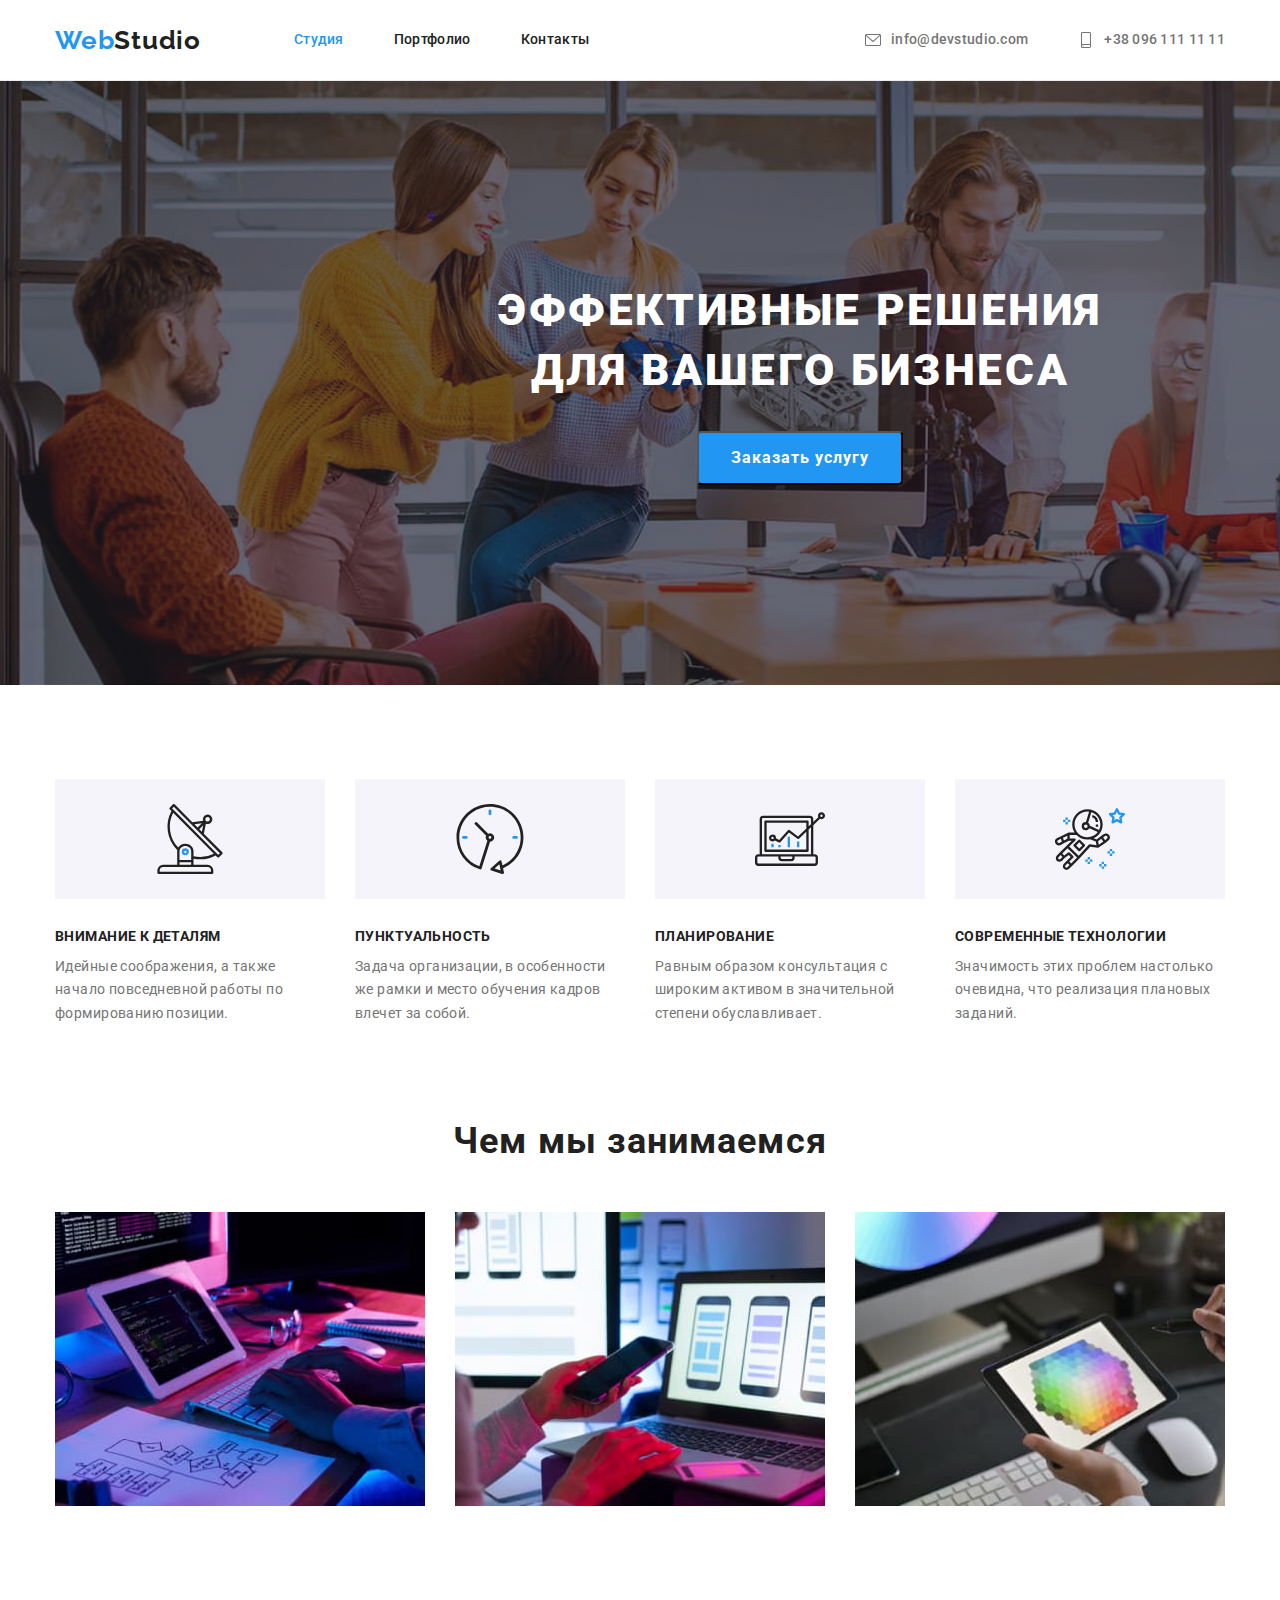
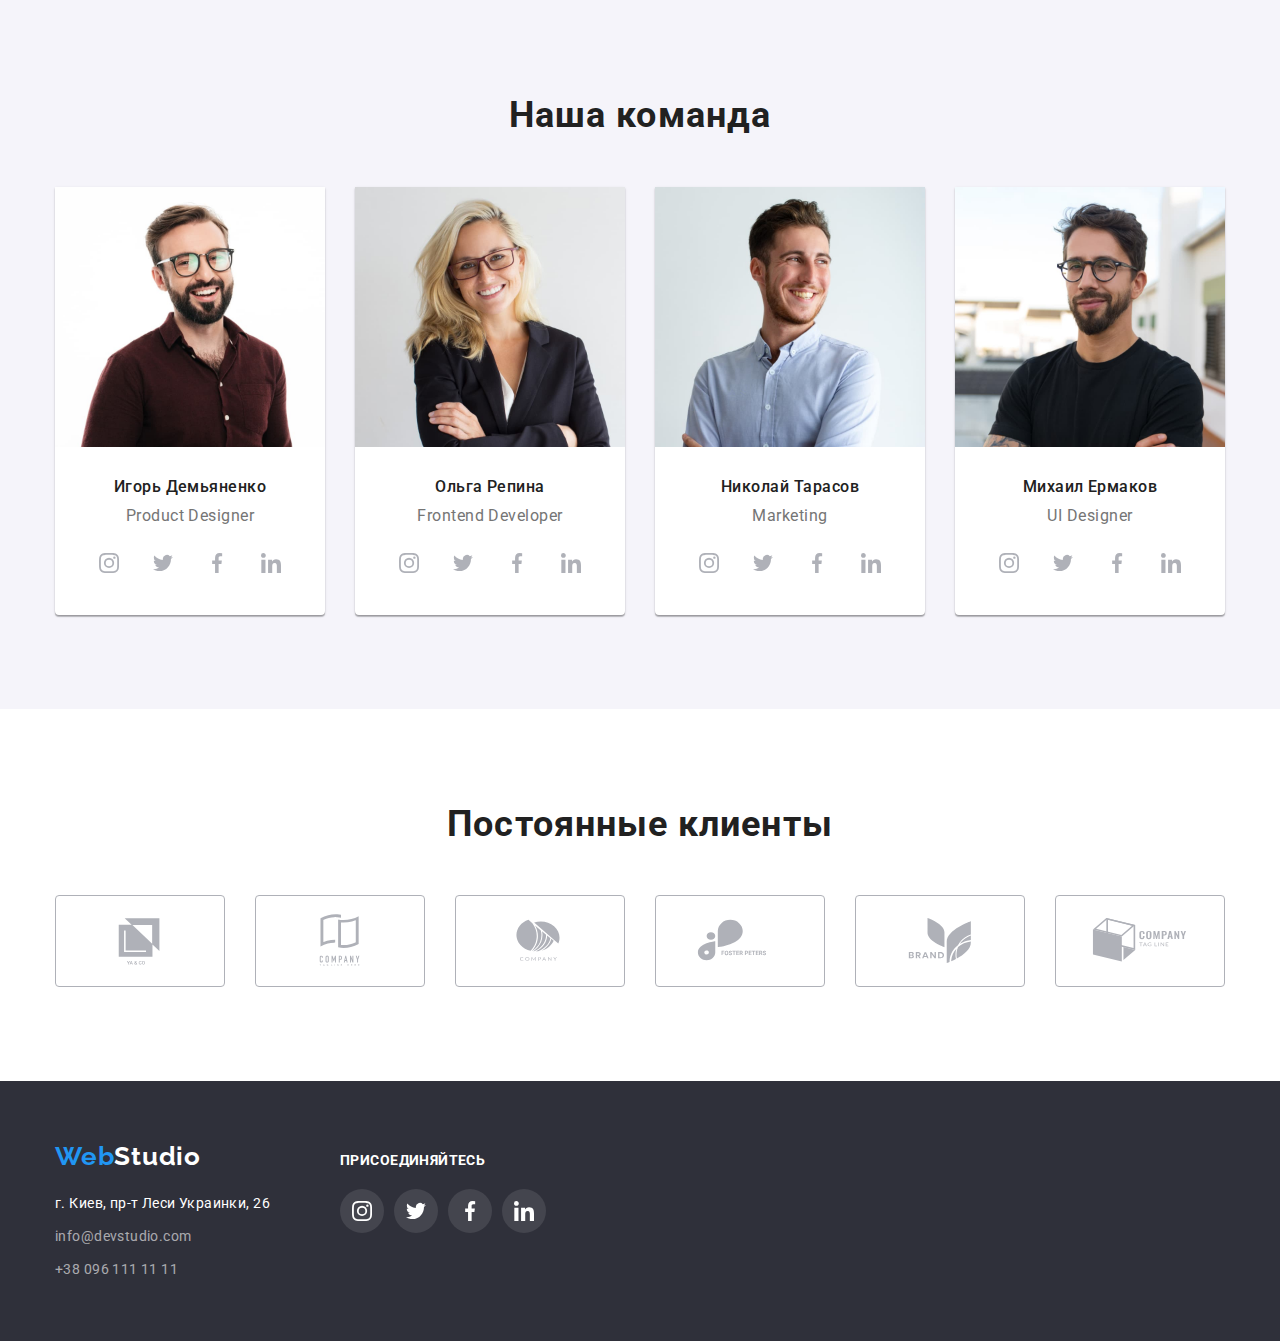
<file: index.html>
<!DOCTYPE html>
<html lang="ru">
<head>
    <meta charset="UTF-8">
    <meta http-equiv="X-UA-Compatible" content="IE=edge">
    <meta name="viewport" content="width=device-width, initial-scale=1.0">
    <title>Document</title>
    <link href="https://fonts.googleapis.com/css2?family=Raleway:wght@700&family=Roboto:wght@400;500;700;900&display=swap"
    rel="stylesheet">
    <link rel="stylesheet" href="https://cdnjs.cloudflare.com/ajax/libs/modern-normalize/1.1.0/modern-normalize.min.css">
    <link rel="stylesheet" href="./css/styles.css">
</head>
<body>
    <!--Шапка сайта-->
    <header class="page-header">
        <div class="container main-nav">
            <a href="/" class="logo">
                <span class="accent">Web</span>Studio
            </a>
            <nav class="nav-heder">
                <ul class="site-nav list">
                    <li class="item"><a href="index.html" class="aktive-page1 list">Студия</a></li>
                    <li class="item"><a href="portfolio.html" class="link">Портфолио</a></li>
                    <li class="item"><a href="" class="link">Контакты</a></li>
                </ul>
            </nav>
            <ul class="contacts-header list">
                <li class="item"><a href="mailto:info@devstudio.com" class="header-contacts-link link"><svg class="mail-icon" width="16" height="16"><use href="./images/icons.svg#icon-envelope"></use></svg>info@devstudio.com</a></li>
                <li class="item"><a href="tel:+380961111111" class="header-contacts-link link"><svg class="tel-icon" width="16" height="16"><use href="./images/icons.svg#icon-smartphone"></use></svg>+38 096 111 11 11</a></li>
            </ul>
        </div>
    </header>
    <!--Уникальный контент-->
    <main>
        <section class="hero-title">
            <div class="container">
                <h1 class="hero-heder">Эффективные решения для вашего бизнеса</h1>
                <button type="button" class="button cursor button-heder">Заказать услугу</button>
            </div>
        </section>
        <section class="section-advantage">
            <div class="container">
                <h2 class="section-title visually-hidden">Наши преимущества</h2>
                <ul class="advantage-list list">
                    <li class="item item-benefits item-antenna">
                        <h3 class="title">Внимание к деталям</h3>
                        <p class="text">Идейные соображения, а также начало повседневной работы по формированию позиции.</p>
                    </li>
                    <li class="item item-benefits item-clock">
                        <h3 class="title">Пунктуальность</h3>
                        <p class="text">Задача организации, в особенности же рамки и место обучения кадров влечет за собой.</p>
                    </li>
                    <li class="item item-benefits item-diagram">
                        <h3 class="title">Планирование</h3>
                        <p class="text">Равным образом консультация с широким активом в значительной степени обуславливает.</p>
                    </li>
                    <li class="item item-benefits item-astronaut">
                        <h3 class="title">Современные технологии</h3>
                        <p class="text">Значимость этих проблем настолько очевидна, что реализация плановых заданий.</p>
                    </li>
                </ul>
            </div>
        </section>
        <section class="section-job">
            <div class="container">
                <h2 class="section-title">Чем мы занимаемся</h2>
                <ul class="list job">
                    <li class="item">
                        <img src="./images/page1/cod.jpg" alt="Пишет код" width="370" height="294">
                    </li>
                    <li class="item">
                        <img src="./images/page1/telephone.jpg" alt="Держит в руках телефон" width="370" height="294">
                    </li>
                    <li class="item">
                        <img src="./images/page1/tablet.jpg" alt="Рисует на планшете" width="370" height="294">
                    </li>
                </ul>
            </div>
        </section>
        <section class="section-command">
            <div class="container">
                <h2 class="section-title">Наша команда</h2>
                <ul class="command-list list">
                    <li class="command-item item">
                        <img src="./images/page1/igor.jpg" alt="Улыбающийся Игорь Демьяненко" width="270" height="260">
                        <div class="workman">
                            <h3 class="employee">Игорь Демьяненко</h3>
                            <p class="profession">Product Designer</p>
                            <ul class="command-soc list">
                                <li class="command-soc-item">
                                    <a href="" class="command-soc-link link">
                                        <svg class="command-soc-icon" width="20" height="20">
                                            <use href="./images/icons.svg#icon-instagram"></use>
                                        </svg>
                                    </a>
                                </li>
                                <li class="command-soc-item">
                                    <a href="" class="command-soc-link link">
                                        <svg class="command-soc-icon" width="20" height="20">
                                            <use href="./images/icons.svg#icon-twitter"></use>
                                        </svg>
                                    </a>
                                </li>
                                <li class="command-soc-item">
                                    <a href="" class="command-soc-link link">
                                        <svg class="command-soc-icon" width="20" height="20">
                                            <use href="./images/icons.svg#icon-facebook"></use>
                                        </svg>
                                    </a>
                                </li>
                                <li class="command-soc-item">
                                    <a href="" class="command-soc-link link">
                                        <svg class="command-soc-icon" width="20" height="20">
                                            <use href="./images/icons.svg#icon-linkedin"></use>
                                        </svg>
                                    </a>
                                </li>
                            </ul>
                        </div>
                    </li>
                    <li class="command-item item">
                        <img src="./images/page1/olga.jpg" alt="Улыбающаяся Ольга Репина" width="270" height="260">
                        <div class="workman">
                            <h3 class="employee">Ольга Репина</h3>
                            <p class="profession">Frontend Developer</p>
                            <ul class="command-soc list">
                                <li class="command-soc-item">
                                    <a href="" class="command-soc-link link">
                                        <svg class="command-soc-icon" width="20" height="20">
                                            <use href="./images/icons.svg#icon-instagram"></use>
                                        </svg>
                                    </a>
                                </li>
                                <li class="command-soc-item">
                                    <a href="" class="command-soc-link link">
                                        <svg class="command-soc-icon" width="20" height="20">
                                            <use href="./images/icons.svg#icon-twitter"></use>
                                        </svg>
                                    </a>
                                </li>
                                <li class="command-soc-item">
                                    <a href="" class="command-soc-link link">
                                        <svg class="command-soc-icon" width="20" height="20">
                                            <use href="./images/icons.svg#icon-facebook"></use>
                                        </svg>
                                    </a>
                                </li>
                                <li class="command-soc-item">
                                    <a href="" class="command-soc-link link">
                                        <svg class="command-soc-icon" width="20" height="20">
                                            <use href="./images/icons.svg#icon-linkedin"></use>
                                        </svg>
                                    </a>
                                </li>
                            </ul>
                        </div>
                    </li>
                    <li class="command-item item">
                        <img src="./images/page1/nikola.jpg" alt="Улыбающийся Николай Тарасов" width="270" height="260">
                        <div class="workman">
                            <h3 class="employee">Николай Тарасов</h3>
                            <p class="profession">Marketing</p>
                            <ul class="command-soc list">
                                <li class="command-soc-item">
                                    <a href="" class="command-soc-link link">
                                        <svg class="command-soc-icon" width="20" height="20">
                                            <use href="./images/icons.svg#icon-instagram"></use>
                                        </svg>
                                    </a>
                                </li>
                                <li class="command-soc-item">
                                    <a href="" class="command-soc-link link">
                                        <svg class="command-soc-icon" width="20" height="20">
                                            <use href="./images/icons.svg#icon-twitter"></use>
                                        </svg>
                                    </a>
                                </li>
                                <li class="command-soc-item">
                                    <a href="" class="command-soc-link link">
                                        <svg class="command-soc-icon" width="20" height="20">
                                            <use href="./images/icons.svg#icon-facebook"></use>
                                        </svg>
                                    </a>
                                </li>
                                <li class="command-soc-item">
                                    <a href="" class="command-soc-link link">
                                        <svg class="command-soc-icon" width="20" height="20">
                                            <use href="./images/icons.svg#icon-linkedin"></use>
                                        </svg>
                                    </a>
                                </li>
                            </ul>
                        </div>
                    </li>
                    <li class="command-item item">
                        <img src="./images/page1/micha.jpg" alt="Улыбающийся Михаил Ермаков" width="270" height="260">
                        <div class="workman">
                            <h3 class="employee">Михаил Ермаков</h3>
                            <p class="profession">UI Designer</p>
                            <ul class="command-soc list">
                                <li class="command-soc-item">
                                    <a href="" class="command-soc-link link">
                                        <svg class="command-soc-icon" width="20" height="20">
                                            <use href="./images/icons.svg#icon-instagram"></use>
                                        </svg>
                                    </a>
                                </li>
                                <li class="command-soc-item">
                                    <a href="" class="command-soc-link link">
                                        <svg class="command-soc-icon" width="20" height="20">
                                            <use href="./images/icons.svg#icon-twitter"></use>
                                        </svg>
                                    </a>
                                </li>
                                <li class="command-soc-item">
                                    <a href="" class="command-soc-link link">
                                        <svg class="command-soc-icon" width="20" height="20">
                                            <use href="./images/icons.svg#icon-facebook"></use>
                                        </svg>
                                    </a>
                                </li>
                                <li class="command-soc-item">
                                    <a href="" class="command-soc-link link">
                                        <svg class="command-soc-icon" width="20" height="20">
                                            <use href="./images/icons.svg#icon-linkedin"></use>
                                        </svg>
                                    </a>
                                </li>
                            </ul>
                        </div>
                    </li>
                </ul>
            </div>
        </section>
        <section class="section-client">
            <div class="container">
                <h2 class="section-title">Постоянные клиенты</h2>
                <ul class="client-list list">
                    <li class="client-item">
                        
                        <a href="" class="client-link link">
                            <svg class="client-icon" width="106" height="60">
                                <use href="./images/icons.svg#icon-Logo1"></use>
                            </svg>
                        </a>
                        
                    </li>
                    <li class="client-item">
                        <a href="" class="client-link link">
                            <svg class="client-icon" width="106" height="60">
                                <use href="./images/icons.svg#icon-Logo2"></use>
                            </svg>
                        </a>
                    </li>
                    <li class="client-item">
                        <a href="" class="client-link link">
                            <svg class="client-icon" width="106" height="60">
                                <use href="./images/icons.svg#icon-Logo3"></use>
                            </svg>
                        </a>
                    </li>
                    <li class="client-item">
                        <a href="" class="client-link link">
                            <svg class="client-icon" width="106" height="60">
                                <use href="./images/icons.svg#icon-Logo4"></use>
                            </svg>
                        </a>
                    </li>
                    <li class="client-item">
                        <a href="" class="client-link link">
                            <svg class="client-icon" width="106" height="60">
                                <use href="./images/icons.svg#icon-Logo5"></use>
                            </svg>
                        </a>
                    <li class="client-item">
                        <a href="" class="client-link link">
                            <svg class="client-icon" width="106" height="60">
                                <use href="./images/icons.svg#icon-Logo6"></use>
                            </svg>
                        </a>
                    </li>
                </ul>
            </div>
        </section>
    </main>
    <!--Футер-->
    <footer class="footer">
        <div class="container-footer container">
            <div>
                <a href="/" class="logo">
                    <span class="accent">Web</span><span class="accent-footer">Studio</span>
                </a>
                <address class="address">
                    <p class="address-footer">
                        г. Киев, пр-т Леси Украинки, 26
                    </p>
                    <ul class="contacts-footer list">
                        <li class="mail-footer"><a href="mailto:info@devstudio.com" class="link">info@devstudio.com</a></li>
                        <li><a href="tel:+380961111111" class="link">+38 096 111 11 11</a></li>
                    </ul>
                </address>
            </div>
            <div class="footer-soc">
                <h3 class="title title-footer">Присоединяйтесь</h3>
                <ul class="footer-list list">
                    <li class="footer-soc-item">
                        <a href="" class="footer-soc-link">
                            <svg class="footer-soc-icon" width="20" height="20">
                                <use href="./images/icons.svg#icon-instagram"></use>
                            </svg>
                        </a>
                    </li>
                    <li class="footer-soc-item">
                        <a href="" class="footer-soc-link">
                            <svg class="footer-soc-icon" width="20" height="20">
                                <use href="./images/icons.svg#icon-twitter"></use>
                            </svg>
                        </a>
                    </li>
                    <li class="footer-soc-item">
                        <a href="" class="footer-soc-link">
                            <svg class="footer-soc-icon" width="20" height="20">
                                <use href="./images/icons.svg#icon-facebook"></use>
                            </svg>
                        </a>
                    </li>
                    <li class="footer-soc-item">
                        <a href="" class="footer-soc-link">
                            <svg class="footer-soc-icon" width="20" height="20">
                                <use href="./images/icons.svg#icon-linkedin"></use>
                            </svg>
                        </a>
                    </li>
                </ul>
            </div>    
        </div>
    </footer>    
</body>
</html>
</file>
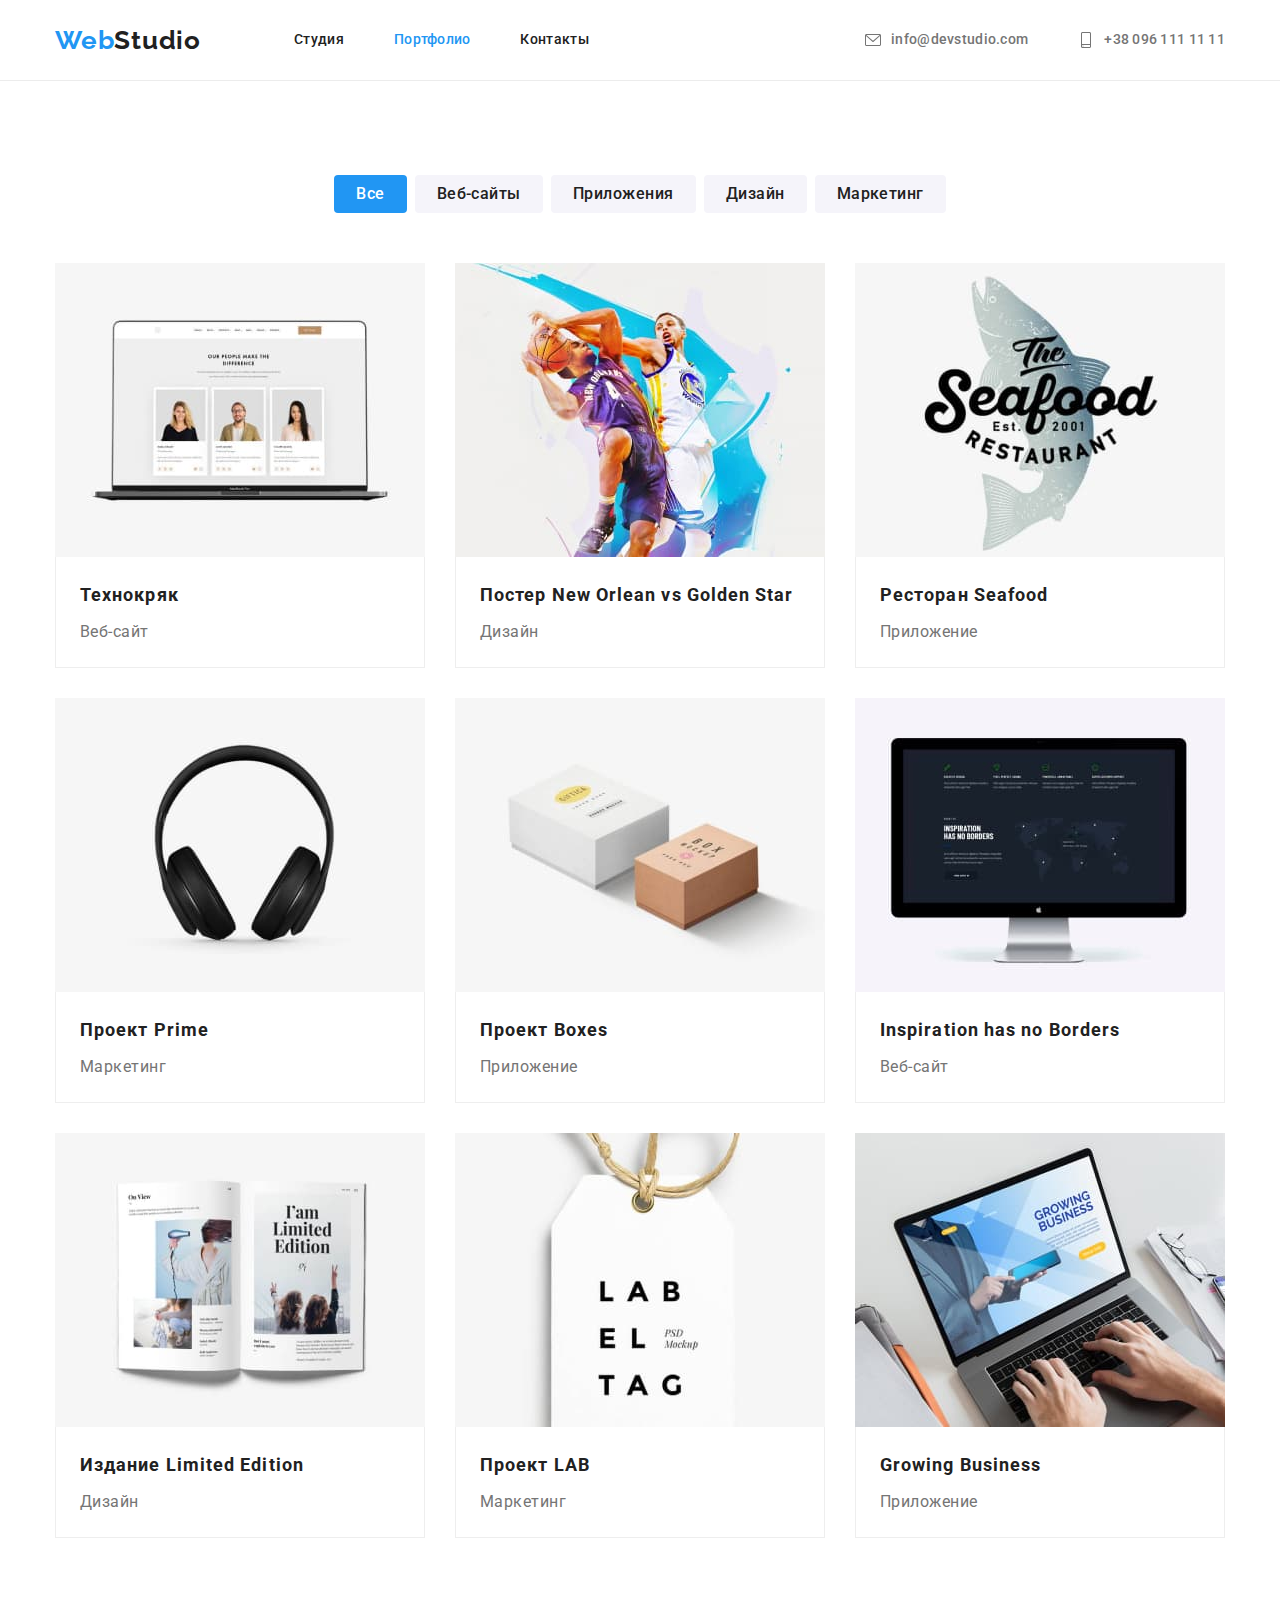
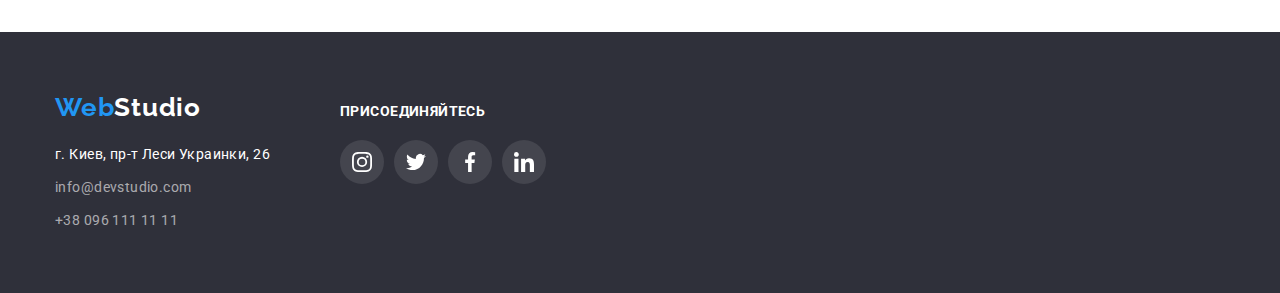
<file: portfolio.html>
<!DOCTYPE html>
<html lang="ru">

<head>
    <meta charset="UTF-8">
    <meta http-equiv="X-UA-Compatible" content="IE=edge">
    <meta name="viewport" content="width=device-width, initial-scale=1.0">
    <title>Document</title>
    <link
        href="https://fonts.googleapis.com/css2?family=Raleway:wght@700&family=Roboto:wght@400;500;700;900&display=swap"
        rel="stylesheet">
    <link rel="stylesheet" href="https://cdnjs.cloudflare.com/ajax/libs/modern-normalize/1.1.0/modern-normalize.min.css">
    <link rel="stylesheet" href="./css/styles.css">
</head>
<body>
    <!--Шапка сайта-->
    <header class="page-header">
        <div class="container main-nav">
            <a href="/" class="logo">
                <span class="accent">Web</span>Studio
            </a>
            <nav class="nav-heder">
                <ul class="site-nav list">
                    <li class="item"><a href="index.html" class="link">Студия</a></li>
                    <li class="item"><a href="portfolio.html" class="aktive-page2 list">Портфолио</a></li>
                    <li class="item"><a href="" class="link">Контакты</a></li>
                </ul>
            </nav>
            <ul class="contacts-header list">
                <li class="item"><a href="mailto:info@devstudio.com" class="header-contacts-link link"><svg class="mail-icon"
                            width="16" height="16">
                            <use href="./images/icons.svg#icon-envelope"></use>
                        </svg>info@devstudio.com</a></li>
                <li class="item"><a href="tel:+380961111111" class="header-contacts-link link"><svg class="tel-icon" width="16"
                            height="16">
                            <use href="./images/icons.svg#icon-smartphone"></use>
                        </svg>+38 096 111 11 11</a></li>
            </ul>
        </div>
    </header>
    <!--Уникальный контент-->
    <main>
        <section class="section-work">
            <div class="container">
                <h1 class="visually-hidden">Портфолио</h1>
                <ul class="list portfolio-list">
                    <li class="item"><button type="button" class="button-nav-portfolio cursor button-aktive">Все</button></li>
                    <li class="item"><button type="button" class="button-nav-portfolio cursor">Веб-сайты</button></li>
                    <li class="item"><button type="button" class="button-nav-portfolio cursor">Приложения</button></li>
                    <li class="item"><button type="button" class="button-nav-portfolio cursor">Дизайн</button></li>
                    <li class="item"><button type="button" class="button-nav-portfolio cursor">Маркетинг</button></li>
                </ul>
                <ul class="list portfolio-work">
                    <li class="item portfolio-cards">
                        <a href="" class="list portfolio-cards-list">
                            <img src="./images/page2/img1.jpg" alt="" width="370" height="294">
                            <div class="specification-portfolio">
                                <h3 class="title-portfolio">Технокряк</h3>
                                <p class="text-portfolio">Веб-сайт</p>
                            </div>
                        </a>
                    </li>
                    <li class="item portfolio-cards">
                        <a href="" class="list portfolio-cards-list">
                            <img src="./images/page2/img2.jpg" alt="" width="370" height="294">
                            <div class="specification-portfolio">
                                <h3 class="title-portfolio">Постер New Orlean vs Golden Star</h3>
                                <p class="text-portfolio">Дизайн</p>
                            </div>
                        </a>
                    </li>
                    <li class="item portfolio-cards">
                        <a href="" class="list portfolio-cards-list">
                            <img src="./images/page2/img3.jpg" alt="" width="370" height="294">
                            <div class="specification-portfolio">
                                <h3 class="title-portfolio">Ресторан Seafood</h3>
                                <p class="text-portfolio">Приложение</p>
                            </div>
                        </a>
                    </li>
                    <li class="item portfolio-cards">
                        <a href="" class="list portfolio-cards-list">
                            <img src="./images/page2/img4.jpg" alt="" width="370" height="294">
                            <div class="specification-portfolio">
                                <h3 class="title-portfolio">Проект Prime</h3>
                                <p class="text-portfolio">Маркетинг</p>
                            </div>
                        </a>
                    </li>
                    <li class="item portfolio-cards">
                        <a href="" class="list portfolio-cards-list">
                            <img src="./images/page2/img5.jpg" alt="" width="370" height="294">
                            <div class="specification-portfolio">
                                <h3 class="title-portfolio">Проект Boxes</h3>
                                <p class="text-portfolio">Приложение</p>
                            </div>
                        </a>
                    </li>
                    <li class="item portfolio-cards">
                        <a href="" class="list portfolio-cards-list">
                            <img src="./images/page2/img6.jpg" alt="" width="370" height="294">
                            <div class="specification-portfolio">
                                <h3 class="title-portfolio">Inspiration has no Borders</h3>
                                <p class="text-portfolio">Веб-сайт</p>
                            </div>
                        </a>
                    </li>
                    <li class="item portfolio-cards">
                        <a href="" class="list portfolio-cards-list">
                            <img src="./images/page2/img7.jpg" alt="" width="370" height="294">
                            <div class="specification-portfolio">
                                <h3 class="title-portfolio">Издание Limited Edition</h3>
                                <p class="text-portfolio">Дизайн</p>
                            </div>
                        </a>
                    </li>
                    <li class="item portfolio-cards">
                        <a href="" class="list portfolio-cards-list">
                            <img src="./images/page2/img8.jpg" alt="" width="370" height="294">
                            <div class="specification-portfolio">
                                <h3 class="title-portfolio">Проект LAB</h3>
                                <p class="text-portfolio">Маркетинг</p>
                            </div>
                        </a>
                    </li>
                    <li class="item portfolio-cards">
                        <a href="" class="list portfolio-cards-list">
                            <img src="./images/page2/img9.jpg" alt="" width="370" height="294">
                            <div class="specification-portfolio">
                                <h3 class="title-portfolio">Growing Business</h3>
                                <p class="text-portfolio">Приложение</p>
                            </div>
                        </a>
                    </li>
                </ul>
            </div>
            
        </section>
    </main>
    <!--Футер-->
    <footer class="footer">
        <div class="container-footer container">
            <div>
                <a href="/" class="logo">
                    <span class="accent">Web</span><span class="accent-footer">Studio</span>
                </a>
                <address class="address">
                    <p class="address-footer">
                        г. Киев, пр-т Леси Украинки, 26
                    </p>
                    <ul class="contacts-footer list">
                        <li class="mail-footer"><a href="mailto:info@devstudio.com" class="link">info@devstudio.com</a></li>
                        <li><a href="tel:+380961111111" class="link">+38 096 111 11 11</a></li>
                    </ul>
                </address>
            </div>
            <div class="footer-soc">
                <h3 class="title title-footer">Присоединяйтесь</h3>
                <ul class="footer-list list">
                    <li class="footer-soc-item">
                        <a href="" class="footer-soc-link">
                            <svg class="footer-soc-icon" width="20" height="20">
                                <use href="./images/icons.svg#icon-instagram"></use>
                            </svg>
                        </a>
                    </li>
                    <li class="footer-soc-item">
                        <a href="" class="footer-soc-link">
                            <svg class="footer-soc-icon" width="20" height="20">
                                <use href="./images/icons.svg#icon-twitter"></use>
                            </svg>
                        </a>
                    </li>
                    <li class="footer-soc-item">
                        <a href="" class="footer-soc-link">
                            <svg class="footer-soc-icon" width="20" height="20">
                                <use href="./images/icons.svg#icon-facebook"></use>
                            </svg>
                        </a>
                    </li>
                    <li class="footer-soc-item">
                        <a href="" class="footer-soc-link">
                            <svg class="footer-soc-icon" width="20" height="20">
                                <use href="./images/icons.svg#icon-linkedin"></use>
                            </svg>
                        </a>
                    </li>
                </ul>
            </div>
        </div>
    </footer>
</body>

</html>
</file>
<file: css/styles.css>
:root{
--primary-text-color:#212121;
--secondary-color:#757575;
--accent-color:#2196F3;
--primary-white-color:#FFFFFF;
--card-set-gap:30px;
}

h1,h2,h3,h4,p,ul{
    margin: 0;
    padding: 0;}

body{
    background-color: var(--primary-white-color);
    color: var(--primary-text-color);
    font-family: Roboto, sans-serif;
    letter-spacing: 0.02em;}

.container{
    width: 1200px;
    margin-left: auto;
    margin-right: auto;
    padding-left: 15px;
    padding-right: 15px;}

.list{list-style: none;
text-decoration: none;
padding: 0;
margin: 0;}

.nav-heder{
    margin-left: 93px;
}

.site-nav {
    display: flex;
}
.main-nav{
    display: flex;
    align-items: center;
}

.logo{
    color: var(--primary-text-color);
    font-family: Raleway;
    font-weight: 700;
    font-size: 26px;
    line-height: 1.19;
    letter-spacing: 0.03em;
    text-decoration: none;}

.page-header{
    border-bottom-width: 1px;
    border-bottom-style: solid;
    border-bottom-color: #ECECEC;
}

.accent{color:#2196F3;}


/*Stydio aktive*/
.aktive-page1{
    display: block;
    padding-top: 32px;
    padding-bottom: 32px;
    color: var(--accent-color);
    font-weight: 500;
    font-size: 14px;
    line-height: 1.14;
    letter-spacing: 0.02em;
}
/*Portfolio aktive*/
.aktive-page2{
    display: block;
    padding-top: 32px;
    padding-bottom: 32px;
    color: var(--accent-color);
    font-weight: 500;
    font-size: 14px;
    line-height: 1.14;
    letter-spacing: 0.02em;
}
/*site-nav*/
.site-nav .link {
    display: block;
    padding-top: 32px;
    padding-bottom: 32px;}


.site-nav .item:not(:last-child) {
    margin-right: 50px;
}
.site-nav .link{
    color: var(--primary-text-color); 
    font-weight: 500;
    font-size: 14px;
    line-height: 1.14;
    text-decoration: none;
}
.site-nav .link:hover,
.site-nav .link:focus
{color: var(--accent-color)}

/*Contacts-header*/
.contacts-header{display: flex;
margin-left: auto;}
.contacts-header .item +.item{
    margin-left: 50px;
}

.contacts-header .link{
    display: block;
    padding-top: 32px;
    padding-bottom: 32px;
    color: var(--secondary-color);
    text-decoration: none;
    font-weight: 500;
    font-size: 14px;
    line-height: 1.14;
    letter-spacing: 0.02em;
    display: flex;
        align-items: center;
}

.contacts-header .link:hover,
.contacts-header .link:focus
{color: var(--accent-color)}

.header-contacts-link{
    /* display: flex;
    align-items: center; */
    
}


.mail-icon, .tel-icon{
    fill: currentColor;
    margin-right: 10px;
}


/*Hero*/
.hero-title{
    width: 1600px;
    background-position: center;
    color: var(--primary-white-color);
    background-color: #2F303A;
    text-align: center;
    padding: 200px 0;
    background-image:linear-gradient(rgba(47, 48, 58, 0.4),rgba(47, 48, 58, 0.4)), url(../images/page1/img-hero-bg.jpg);
    background-repeat: no-repeat;
    background-size: cover;
    margin: auto;
}
.hero-heder{
    text-transform: uppercase;
    font-weight: 900;
    font-size: 44px;
    line-height: 1.36;
    letter-spacing: 0.06em;
    max-width: 696px;
    text-align: center;
    margin: 0 auto;
}

/*Advantage*/
.advantage-list .title {
    color: var(--primary-text-color);
}
.advantage-list{
    display: flex;
    flex-wrap: wrap;
}
.advantage-list .item{
    width: 270px;
    margin-right: 30px;

}
.advantage-list .item:nth-child(4n){
margin-right: 0;
}

img{display: block;}

.item-benefits::before{
    content:'';
    
    height: 120px;
    display: block;
    margin-bottom: 30px;
    background-color: #F5F4FA;
    background-repeat: no-repeat;
    background-position: center;    
}
.item-antenna::before {
    background-image: url("../images/antenna.svg")}
.item-clock::before {
    background-image: url("../images/clock.svg")}
.item-diagram::before {
    background-image: url("../images/diagram.svg")}
.item-astronaut::before {
    background-image: url("../images/astronaut.svg")}



/*Title*/
.title{
    color: var(--primary-text-color);
    font-weight: 700;
    font-size: 14px;
    line-height: 1.14;
    letter-spacing: 0.03em;
    text-transform: uppercase;
    margin-bottom: 10px;
}
.title-portfolio{
    margin-bottom: 4px;
    color: var(--primary-text-color);
    font-weight: 700;
    font-size: 18px;
    line-height: 2;
    letter-spacing: 0.06em;
}

/*Text*/
.text{
    color: var(--secondary-color);
    font-size: 14px;
    line-height: 1.71;
    letter-spacing: 0.03em;
}
.text-portfolio{
    color: var(--secondary-color);
    font-size: 16px;
    line-height: 1.87;
    letter-spacing: 0.03em;
}
.job{
    width: 1170px;
    display: flex;
    flex-wrap: wrap;}

.job .item{margin-right: 30px;}
.job .item:nth-child(3n) {margin-right: 0;}

/*Section*/
.section-advantage{
    padding-top: 94px;
    padding-bottom: 94px;
}
.section-job{
    padding-bottom: 94px;
}

.section-client{
    padding-top: 94px;
    padding-bottom: 94px;
}

.section-title{
    color: var(--primary-text-color);
    font-weight: 700;
    font-size: 36px;
    line-height: 1.17;
    text-align: center;
    letter-spacing: 0.03em;
    margin-top: 0;
    margin-bottom: 50px;
}
.visually-hidden {
    position: absolute;
    white-space: nowrap;
    width: 1px;
    height: 1px;
    overflow: hidden;
    border: 0;
    padding: 0;
    clip: rect(0 0 0 0);
    clip-path: inset(50%);
    margin: -1px;
}

/*Сommand*/
.section-command{
    background-color: #F5F4FA;
    padding-top: 94px;
    padding-bottom: 94px;
}
.command-list{
    color: var(--primary-text-color);
    width: 1170px;
    display: flex;
    flex-wrap: wrap;
}
.command-item{
    box-shadow: 0px 1px 3px rgba(0, 0, 0, 0.12), 0px 1px 1px rgba(0, 0, 0, 0.14), 0px 2px 1px rgba(0, 0, 0, 0.2);
    border-radius: 0px 0px 4px 4px;
    background-color: var(--primary-white-color);
}

.command-list .item{margin-right: 30px;}
.command-list .item:nth-child(4n){margin-right: 0;}

.command-soc-item{
    background-color: var(--primary-white-color);
    width: 44px;
    height: 44px;
    border-radius: 50%;}

.command-soc{
    display: flex;
    justify-content: center;
    gap: 10px;
}

.command-soc-link{
    width: 44px;
    height: 44px;
    border-radius: 50%;
    background-color: ;
    display: flex;
    align-items: center;
    justify-content: center;

}
.command-soc-link:hover,
.command-soc-link:focus{
    background-color: var(--accent-color);
    /* filter: drop-shadow(0px 4px 4px rgba(0, 0, 0, 0.25)); */
}
.command-soc-link:hover .command-soc-icon,
.command-soc-link:focus .command-soc-icon{
    fill: var(--primary-white-color);
}
.command-soc-icon{
    fill: #AFB1B8;
}


.workman{
padding: 30px 10px;
}
.employee{
    color: var(--primary-text-color);
    font-weight: 500;
    font-size: 16px;
    line-height: 1.19;
    text-align: center;
    letter-spacing: 0.03em;
    margin-bottom: 10px;
}
.profession{
    color: var(--secondary-color);
    font-size: 16px;
    line-height: 1.19;
    text-align: center;
    letter-spacing: 0.03em;
    margin-bottom: 0;
    margin-bottom: 16px;
}

/* Client */
.client-list {
    display: flex;
    justify-content: center;
    gap: 30px;}

.client-item {
    /* padding: 16px 32px;
    width: 170px;
    height: 92px;
    fill: #AFB1B8;
    border: 1px solid #AFB1B8;
    border-radius: 4px;
    cursor: pointer; */
}
    
.client-link {
    display: flex;
    align-items: center;
    justify-content: center;
    width: 170px;
    height: 92px;
    fill: #AFB1B8;
    border: 1px solid #AFB1B8;
    border-radius: 4px;
    /* cursor: pointer; */
}
.client-link:hover,
.client-link:focus{
    border: 1px solid #2196F3;}
.client-link:hover .client-icon,
.client-link:focus .client-icon{
    fill: #2196F3;}


/* Portfolio */
.portfolio-list{
    display: flex;
    justify-content: center;
    gap: 8px;
    margin-bottom: 50px;}

.section-work{padding: 94px 0;}

.portfolio-work{
    display: flex;
    flex-wrap: wrap;
}
.portfolio-work .item{
    margin-right: var(--card-set-gap);
    margin-bottom: var(--card-set-gap);
}
.portfolio-work .item:nth-child(3n){
    margin-right: 0;}
.portfolio-work .item:nth-last-child(-n+3){
    margin-bottom: 0;}
.specification-portfolio{
    padding: 20px 24px;
    border-bottom-width: 1px;
    border-bottom-style: solid;
    border-bottom-color: #EEEEEE;
    border-right-width: 1px;
    border-right-style: solid;
    border-right-color: #EEEEEE;
    border-left-width: 1px;
    border-left-style: solid;
    border-left-color: #EEEEEE;
}
.portfolio-cards-list{
    display: block;
}

.portfolio-cards-list:hover,
.portfolio-cards-list:focus{
    box-shadow: 0px 1px 1px rgba(0, 0, 0, 0.12), 0px 4px 4px rgba(0, 0, 0, 0.06), 1px 4px 6px rgba(0, 0, 0, 0.16);
}

/*Footer*/
.footer{
background-color: #2F303A;
padding-top: 60px;
padding-bottom: 60px;
}

.accent-footer {
    color: var(--primary-white-color);}
.address{
    margin-top: 20px;
    color: var(--primary-white-color);
    font-size: 14px;
    line-height: 1.71;
    letter-spacing: 0.03em;
    text-decoration: none;
    font-style: normal;}

.contacts-footer .link{
    text-decoration: none;
    font-size: 14px;
    line-height: 1.71;
    letter-spacing: 0.03em;
    color: rgba(255, 255, 255, 0.6);
    font-style: normal;
}
.contacts-footer .link:hover,
.contacts-footer .link:focus {
    color: var(--accent-color)
}
.mail-footer{
    margin-bottom: 9px;
    margin-top: 9px;
}
.title-footer{
    color: var(--primary-white-color);
    margin-bottom: 20px;}

.container-footer{
    display: flex;
    align-items: baseline;
}

.footer-soc{
    align-items: center;
    justify-content: center;
    margin-left: 70px;

}

.footer-list{
    display: flex;
    justify-content: center;
    gap: 10px;}
.footer-soc-link{
    width: 44px;
    height: 44px;
    border-radius: 50%;
    background-color: rgba(255, 255, 255, 0.1);
    display: flex;
    align-items: center;
    justify-content: center;}
.footer-soc-icon{
    fill: var(--primary-white-color);
}
.footer-soc-link:hover,
.footer-soc-link:focus{
    background-color: var(--accent-color);
    filter: drop-shadow(0px 4px 4px rgba(0, 0, 0, 0.25));
}

/*Button*/
.button{
    color: var(--primary-white-color);
    background-color: var(--accent-color);
    font-weight: 700;
    font-size: 16px;
    line-height: 1.87;
    letter-spacing: 0.06em;
    text-align: center;
}
.button:hover{background-color: #188CE8;}

.button-heder{
    margin-top: 30px;
    border-radius: 4px;
    padding: 10px 32px;
}

.button-nav-portfolio{
    color: var(--primary-text-color);
    background-color: #F5F4FA;
    font-weight: 500;
    font-size: 16px;
    line-height: 1.63;
    text-align: center;
    letter-spacing: 0.03em;
    border-radius: 4px;
    padding: 6px 22px;
    display: inline-block;
    border: transparent;
    
}
.button-nav-portfolio:hover,
.button-nav-portfolio:focus{
    /* list-style-type: none; */
    color: var(--primary-white-color);
    background-color: var(--accent-color);
    box-shadow: 0px 3px 1px rgba(0, 0, 0, 0.1), 0px 1px 2px rgba(0, 0, 0, 0.08), 0px 2px 2px rgba(0, 0, 0, 0.12);
}
.cursor{cursor: pointer;}

.button-aktive{
    color: var(--primary-white-color);
    background-color: 
    var(--accent-color);}
</file>
